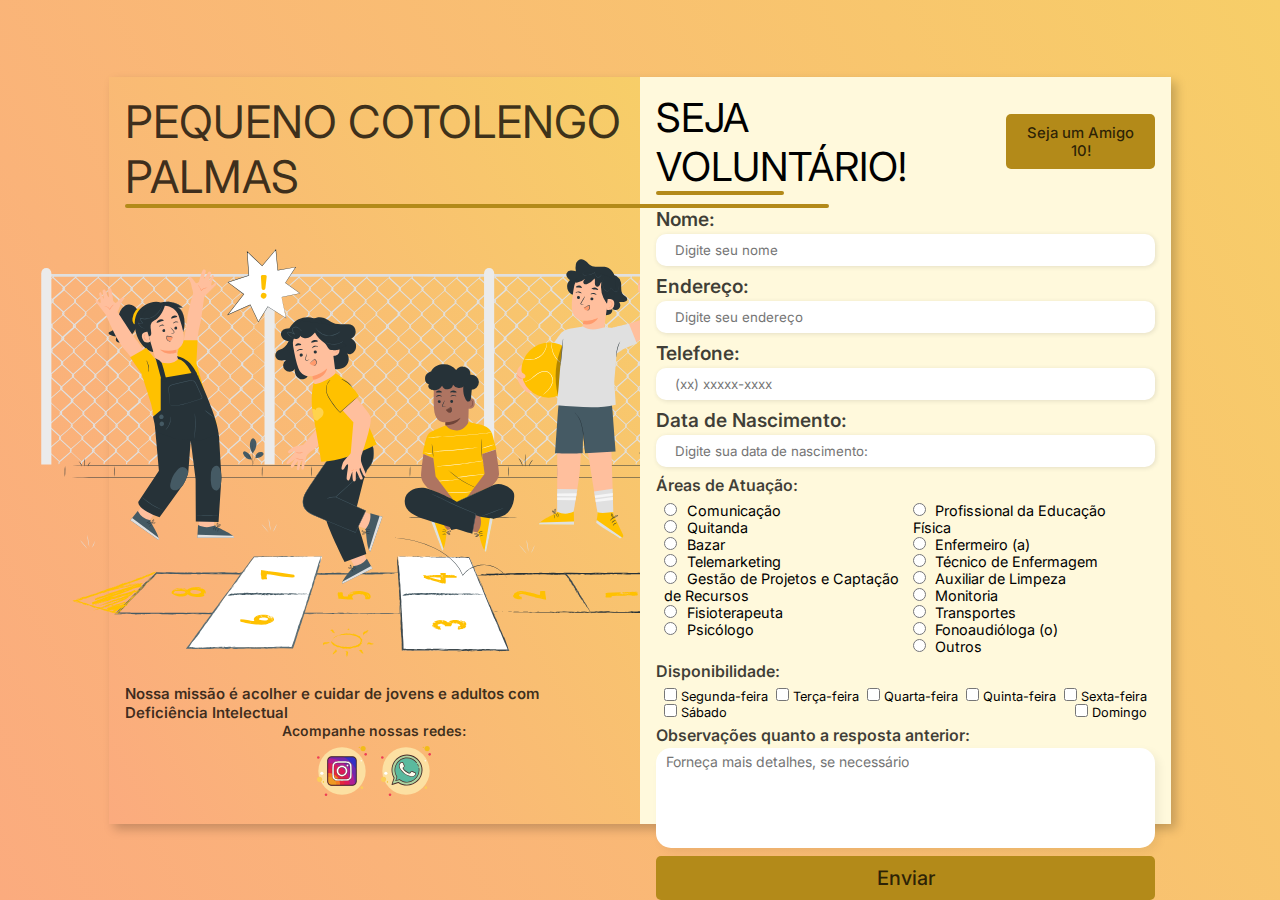
<file: index.html>
<!DOCTYPE html>
<html lang="pt-br">
<head>
    <meta charset="UTF-8">
    <meta http-equiv="X-UA-Compatible" content="IE=edge">
    <meta name="viewport" content="width=device-width, initial-scale=1.0">
    <link rel="stylesheet" href="style.css">
    <title>Ajude o Cotolengo!</title>
</head>

<body>
    <div class="container">
        <div class="form-image">
            <div class="header-title"><h1><a href="homepage.html">PEQUENO COTOLENGO PALMAS</a></h1></div>
            <img src="hopscotch-animate.svg" alt="Equipe">
            <div class="socialmedia-title"><h6>Nossa missão é acolher e cuidar de jovens e adultos com Deficiência Intelectual</h6></div>
            <div class="socialmedia-subtitle"><h6>Acompanhe nossas redes:</h6></div>
            <div class="socialmedia">
                <a href="https://www.instagram.com/pequenocotolengo_/"><img src="icons8-instagram.svg" alt=""></a>
                <a href="https://api.whatsapp.com/send/?phone=5563981485588&text&type=phone_number&app_absent=0"><img src="icons8-whatsapp.svg" alt=""></a>
            </div>
        </div>
        <div class="form">
            <form action="#">
                <div class="form-header">
                    <div class="title">
                        <h1>SEJA VOLUNTÁRIO!</h1>
                    </div>
                    <div class="donate-button">
                        <button><a href="amigo10.html">Seja um Amigo 10!</a></button>
                    </div>
                </div>

                <div class="input-group">
                    <div class="input-box">
                        <label for="name">Nome:</label>
                        <input id="name" type="text" name="name" placeholder="Digite seu nome">
                    </div>

                    <div class="input-box">
                        <label for="adress">Endereço:</label>
                        <input id="adress" type="text" name="adress" placeholder="Digite seu endereço">
                    </div>

                    <div class="input-box">
                        <label for="phone">Telefone:</label>
                        <input id="phone" type="tel" name="phone" placeholder="(xx) xxxxx-xxxx">
                    </div>

                    <div class="input-box">
                        <label for="birth">Data de Nascimento:</label>
                        <input id="birth" type="text" name="birth" placeholder="Digite sua data de nascimento:">
                    </div>
                
                </div>

                <div class="checkbox-inputs">
                    <div class="atuacao-title">
                        <h6>Áreas de Atuação:</h6>
                    </div>

                    <div class="atuacao-group">

                        <div class="atuacao-input">
                            <input type="radio" id="comunicacao" name="atuacao">
                            <label for="comunicacao">Comunicação</label>
                        </div>
                              
                        <div class="atuacao-input">
                            <input type="radio" id="quitanda" name="atuacao">
                            <label for="quitanda">Quitanda</label>
                        </div>
                                                
                        <div class="atuacao-input">
                            <input type="radio" id="bazar" name="atuacao">
                            <label for="bazar">Bazar</label>
                        </div>
                                                
                        <div class="atuacao-input">
                            <input type="radio" id="telemarketing" name="atuacao">
                            <label for="telemarketing">Telemarketing</label>
                        </div>
                                                
                        <div class="atuacao-input">
                            <input type="radio" id="gestao" name="atuacao">
                            <label for="gestao">Gestão de Projetos e Captação de Recursos</label>
                        </div>
                                                
                        <div class="atuacao-input">
                            <input type="radio" id="fisioterapeuta" name="atuacao">
                            <label for="fisioterapeuta">Fisioterapeuta</label>
                        </div>
                                                
                        <div class="atuacao-input">
                            <input type="radio" id="psicologo" name="atuacao">
                            <label for="psicologo">Psicólogo</label>
                        </div>
                                                
                        <div class="atuacao-input">
                            <input type="radio" id="edfisica" name="atuacao">
                            <label for="edfisica">Profissional da Educação Física</label>
                        </div>
                                                
                        <div class="atuacao-input">
                            <input type="radio" id="enfermeiro" name="atuacao">
                            <label for="enfermeiro">Enfermeiro (a)</label>
                        </div>
                                                
                        <div class="atuacao-input">
                            <input type="radio" id="tecnico" name="atuacao">
                            <label for="tecnico">Técnico de Enfermagem</label>
                        </div>
                                                
                        <div class="atuacao-input">
                            <input type="radio" id="auxiliar" name="atuacao">
                            <label for="auxiliar">Auxiliar de Limpeza</label>
                        </div>
                        
                        <div class="atuacao-input">
                            <input type="radio" id="monitoria" name="atuacao">
                            <label for="monitoria">Monitoria</label>
                        </div>
                            
                        <div class="atuacao-input">
                            <input type="radio" id="transportes" name="atuacao">
                            <label for="transportes">Transportes</label>
                        </div>
                            
                        <div class="atuacao-input">
                            <input type="radio" id="fono" name="atuacao">
                            <label for="fono">Fonoaudióloga (o)</label>
                        </div>
                            
                        <div class="atuacao-input">
                            <input type="radio" id="outros" name="atuacao">
                            <label for="outros">Outros</label>
                        </div>

                    </div>

                        <div class="disponibilidade-title">
                            <h6>Disponibilidade:</h6>
                        </div>    
                        
                        <div class="disponibilidade-group">
                                      
                        <div class="disponililidade-input">
                            <input type="checkbox" id="segunda" name="disponililidade">
                            <label for="segunda">Segunda-feira</label>
                        </div>
                                                
                        <div class="disponililidade-input">
                            <input type="checkbox" id="terca" name="disponililidade">
                            <label for="terca">Terça-feira</label>
                        </div>
                                                
                        <div class="disponililidade-input">
                            <input type="checkbox" id="quarta" name="disponililidade">
                            <label for="quarta">Quarta-feira</label>
                        </div>
                                                
                        <div class="disponililidade-input">
                            <input type="checkbox" id="quinta" name="disponililidade">
                            <label for="quinta">Quinta-feira</label>
                        </div>
                                                
                        <div class="disponililidade-input">
                            <input type="checkbox" id="sexta" name="disponililidade">
                            <label for="sexta">Sexta-feira</label>
                        </div>
                                                
                        <div class="disponililidade-input">
                            <input type="checkbox" id="sabado" name="disponililidade">
                            <label for="sabado">Sábado</label>
                        </div>
                                                
                        <div class="disponililidade-input">
                            <input type="checkbox" id="domingo" name="disponililidade">
                            <label for="domingo">Domingo</label>
                        </div>

                        </div>
           
                        <div class="input-group2">
                        <div class="input-box">
                            <label for="obs"><h6>Observações quanto a resposta anterior:</h6></label>
                            <input id="obs" type="text" name="obs" placeholder="Forneça mais detalhes, se necessário">
                        </div>
                        </div>
                </div>
                
                <div class="send-button">
                    <button><a href="#">Enviar</a></button>
                </div>
            </form>
        </div>
    </div>
</body>

</html>
</file>
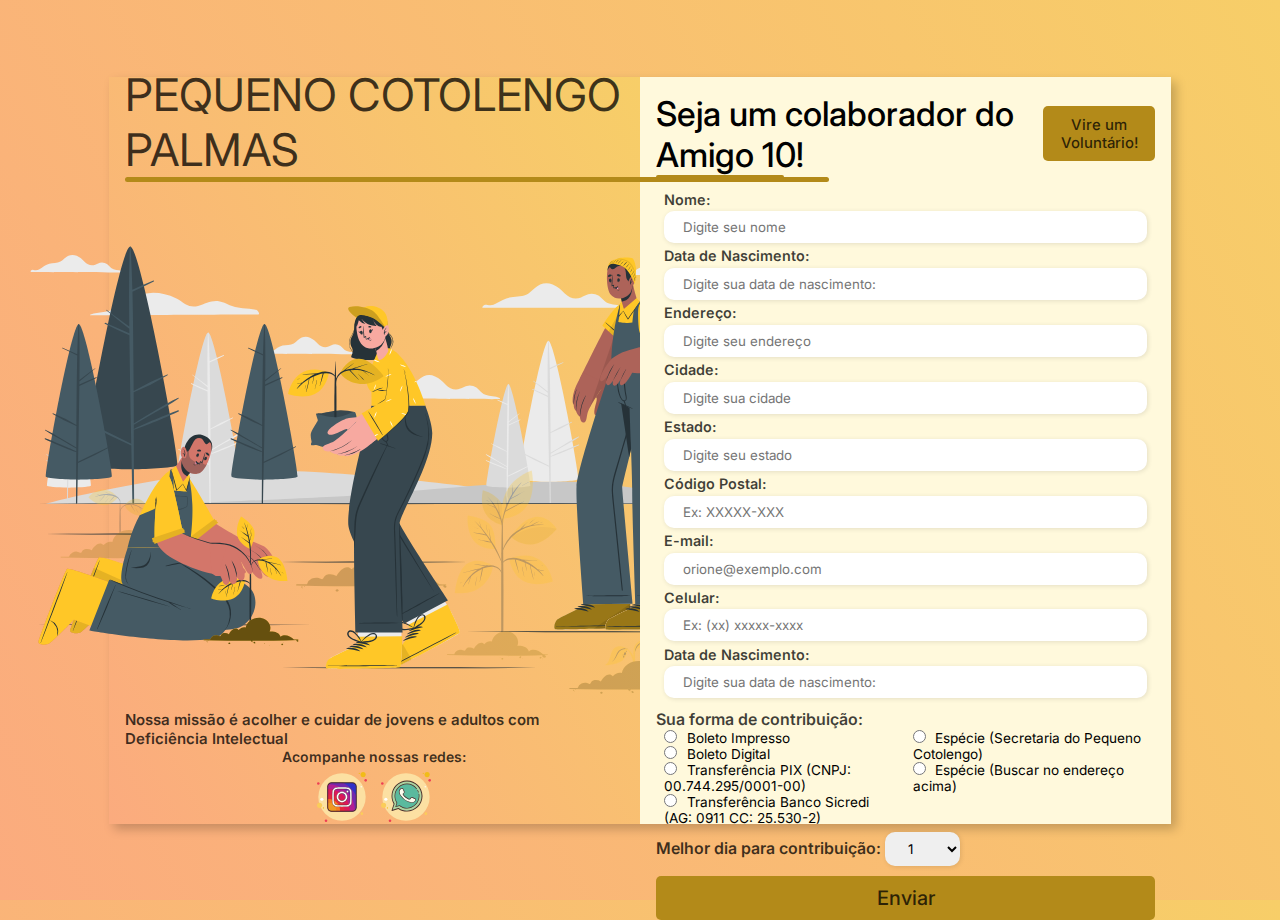
<file: amigo10.html>
<!DOCTYPE html>
<html lang="pt-br">
<head>
    <meta charset="UTF-8">
    <meta http-equiv="X-UA-Compatible" content="IE=edge">
    <meta name="viewport" content="width=device-width, initial-scale=1.0">
    <link rel="stylesheet" href="style3.css">
    <title>Amigo 10!</title>
</head>

<body>
    <div class="container">
        <div class="form-image">
            <div class="header-title"><h1><a href="homepage.html">PEQUENO COTOLENGO PALMAS</a></h1></div>
            <img src="reforestation-animate.svg" alt="Equipe">
            <div class="socialmedia-title"><h6>Nossa missão é acolher e cuidar de jovens e adultos com Deficiência Intelectual</h6></div>
            <div class="socialmedia-subtitle"><h6>Acompanhe nossas redes:</h6></div>
            <div class="socialmedia">
                <a href="https://www.instagram.com/pequenocotolengo_/"><img src="icons8-instagram.svg" alt=""></a>
                <a href="https://api.whatsapp.com/send/?phone=5563981485588&text&type=phone_number&app_absent=0"><img src="icons8-whatsapp.svg" alt=""></a>
            </div>
        </div>
        <div class="form">

            <form action="#">
                <div class="form-header">
                    <div class="title">
                        <h1>Seja um colaborador do Amigo 10!</h1>
                    </div>
                    <div class="donate-button">
                        <button><a href="index.html">Vire um Voluntário!</a></button>
                    </div>
                </div>

                <div class="input-group">
                    <div class="input-box">
                        <label for="name">Nome:</label>
                        <input id="name" type="text" name="name" placeholder="Digite seu nome">
                    </div>

                    <div class="input-box">
                        <label for="birth">Data de Nascimento:</label>
                        <input id="birth" type="text" name="birth" placeholder="Digite sua data de nascimento:">
                    </div>

                    <div class="input-box">
                        <label for="adress">Endereço:</label>
                        <input id="adress" type="text" name="adress" placeholder="Digite seu endereço">
                    </div>

                    <div class="input-box">
                        <label for="phone">Cidade:</label>
                        <input id="phone" type="text" name="city" placeholder="Digite sua cidade">
                    </div>
                    
                    <div class="input-box">
                        <label for="birth">Estado:</label>
                        <input id="birth" type="text" name="uf" placeholder="Digite seu estado">
                    </div>
                    
                    <div class="input-box">
                        <label for="birth">Código Postal:</label>
                        <input id="birth" type="text" name="zipcode" placeholder="Ex: XXXXX-XXX">
                    </div>
                    
                    <div class="input-box">
                        <label for="birth">E-mail:</label>
                        <input id="birth" type="email" name="mail" placeholder="orione@exemplo.com">
                    </div>
                                    
                    <div class="input-box">
                        <label for="birth">Celular:</label>
                        <input id="birth" type="tel" name="phone" placeholder="Ex: (xx) xxxxx-xxxx">
                    </div>
                                    
                    <div class="input-box">
                        <label for="birth">Data de Nascimento:</label>
                        <input id="birth" type="text" name="birth" placeholder="Digite sua data de nascimento:">
                    </div>
                
                </div>

                <div class="checkbox-inputs">
                    <div class="contribuicao-title">
                        <h6>Sua forma de contribuição:</h6>
                    </div>

                    <div class="contribuicao-group">
                        <div>

                            <div class="contribuicao-input">
                                <input type="radio" id="boleto-impresso" name="boleto-impresso">
                                <label for="boleto-impresso">Boleto Impresso</label>
                            </div>
                            
                            <div class="contribuicao-input">
                                <input type="radio" id="boleto-digital" name="boleto-digital">
                                <label for="boleto-digital">Boleto Digital</label>
                            </div>
                            
                            <div class="contribuicao-input">
                                <input type="radio" id="pix" name="pix">
                                <label for="pix">Transferência PIX (CNPJ: 00.744.295/0001-00)</label>
                            </div>
                            
                            <div class="contribuicao-input">
                                <input type="radio" id="transferencia" name="transferencia">
                                <label for="transferencia">Transferência Banco Sicredi (AG: 0911 CC: 25.530-2)</label>
                            </div>
                            
                            <div class="contribuicao-input">
                                <input type="radio" id="especie-cotolengo" name="especie-cotolengo">
                                <label for="especie-cotolengo">Espécie (Secretaria do Pequeno Cotolengo)</label>
                            </div>
                            
                            <div class="contribuicao-input">
                                <input type="radio" id="especie-buscar" name="especie-buscar">
                                <label for="especie-buscar">Espécie (Buscar no endereço acima)</label>
                            </div>
                            
                        </div>
                    
                    </div>

                    <div class="input-melhordia">
                        <div class="melhordia-title">
                            <h6>Melhor dia para contribuição:</h6> 
                                <span>
                                    <select name="day" id="melhordia">
                                        <option value="01">1</option>
                                        <option value="02">2</option>
                                        <option value="03">3</option>
                                        <option value="04">4</option>
                                        <option value="05">5</option>
                                        <option value="06">6</option>
                                        <option value="07">7</option>
                                        <option value="08">8</option>
                                        <option value="09">9</option>
                                        <option value="10">10</option>
                                        <option value="11">11</option>
                                        <option value="12">12</option>
                                        <option value="13">13</option>
                                        <option value="14">14</option>
                                        <option value="15">15</option>
                                        <option value="16">16</option>
                                        <option value="17">17</option>
                                        <option value="18">18</option>
                                        <option value="19">19</option>
                                        <option value="20">20</option>
                                        <option value="21">21</option>
                                        <option value="22">22</option>
                                        <option value="23">23</option>
                                        <option value="24">24</option>
                                        <option value="25">25</option>
                                        <option value="26">26</option>
                                        <option value="27">27</option>
                                        <option value="28">28</option>
                                        <option value="29">29</option>
                                        <option value="30">30</option>
                                        <option value="31">31</option>
                                    </select>
                                </span>
                            </div>
                    </div>
                </div>
            
                <div class="send-button">
                    <button><a href="#">Enviar</a></button>
                </div>
            </form>

        </div>
    </div>
</body>
</file>
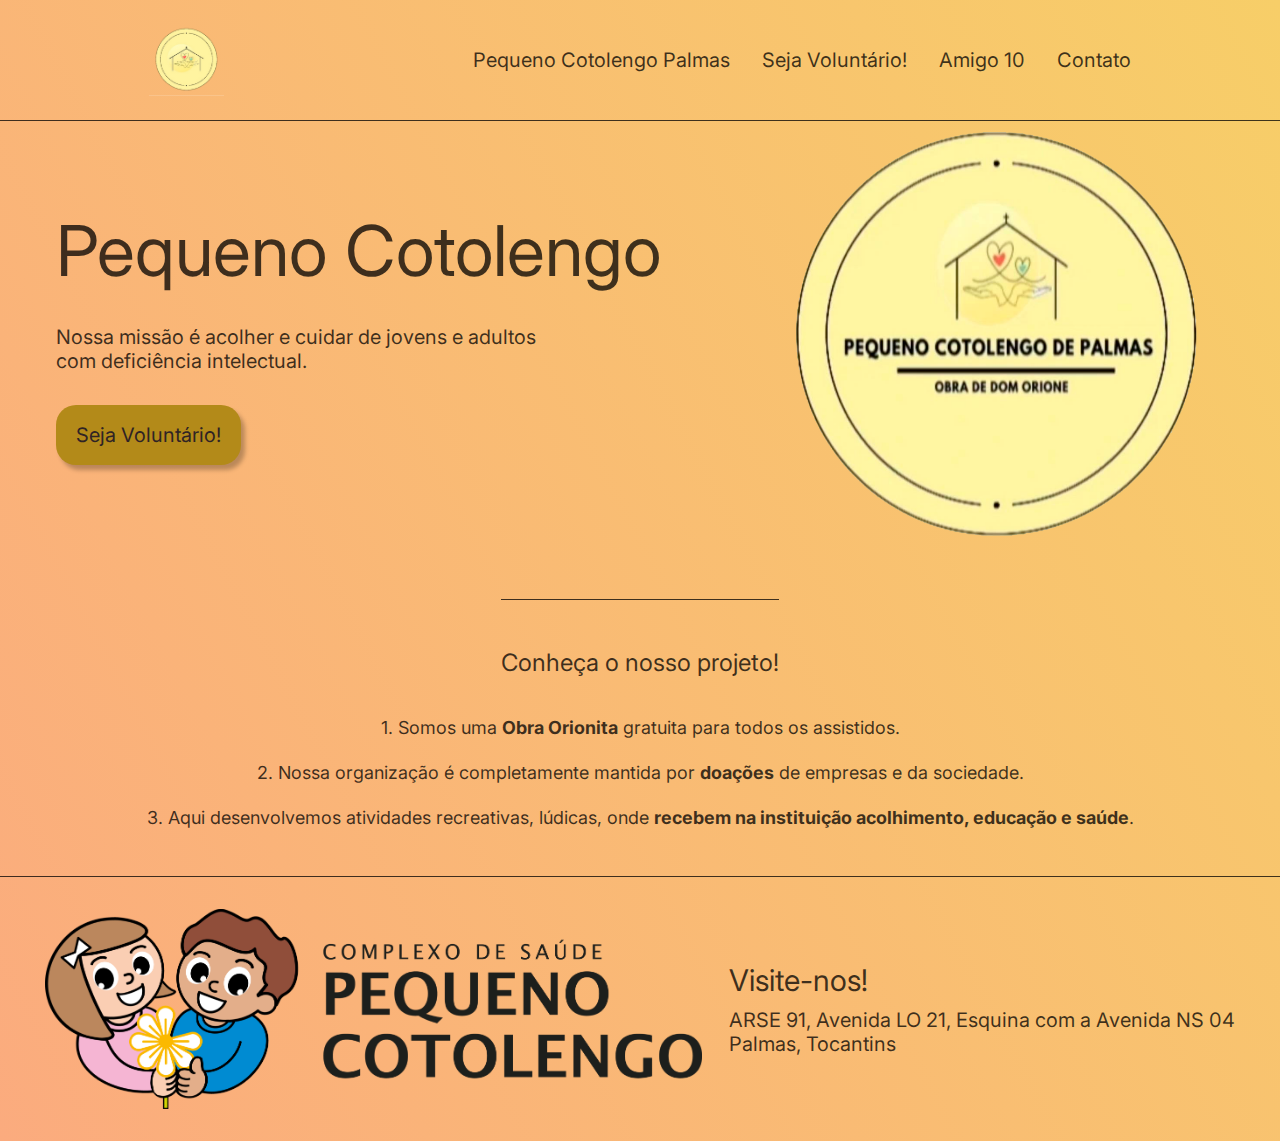
<file: homepage.html>
<!DOCTYPE html>
<html lang="pt-br">
<head>
    <meta charset="UTF-8">
    <meta http-equiv="X-UA-Compatible" content="IE=edge">
    <meta name="viewport" content="width=device-width, initial-scale=1.0">
    <title>Pequeno Cotolengo de Palmas</title>
    <link rel="stylesheet" href="style2.css">
</head>
<body>
    <header class="cabecalho">
        <img class="cabecalho-imagem" src="cotolengo1.png">
        <nav class="cabecalho-menu">
            <a class="cabecalho-menu-item" href="">Pequeno Cotolengo Palmas</a>
            <a class="cabecalho-menu-item" href="index.html">Seja Voluntário!</a>
            <a class="cabecalho-menu-item" href="amigo10.html">Amigo 10</a>
            <a class="cabecalho-menu-item" href="">Contato</a>
        </nav>
    </header>

    <main class="conteudo">
        <section class="conteudo-principal">
            <div class="conteudo-principal-escrito">
                <h1 class="conteudo-principal-escrito-titulo">Pequeno Cotolengo</h1>
                <h2 class="conteudo-principal-escrito-subtitulo">Nossa missão é acolher e cuidar de jovens e adultos <br> com deficiência intelectual.</h2>
                <button class="conteudo-principal-escrito-botao"><a href="index.html">Seja Voluntário!</a></button>

            </div>
            <img class="conteudo-principal-imagem" src="cot2.png" alt="Cotolengo">

        </section>

        <section class="conteudo-secundario">
            <h3 class="conteudo-secundario-titulo">Conheça o nosso projeto!</h3>
            <p class="conteudo-secundario-paragrafo">1. Somos uma <strong>Obra Orionita</strong> gratuita para todos os assistidos.</p>
            <p class="conteudo-secundario-paragrafo">2. Nossa organização é completamente mantida por <strong>doações</strong> de empresas e da sociedade.</p>
            <p class="conteudo-secundario-paragrafo">3. Aqui desenvolvemos atividades recreativas, lúdicas, onde <strong>recebem na instituição acolhimento, educação e saúde</strong>.</p>
        </section>
    </main>

    <footer class="rodape">
        <img class="rodape-imagem" src="cot3.png">
        
        <div class="rodape-texto">
            <h3 class="rodape-titulo">Visite-nos!</h3>
            <h4 class="rodape-subtitulo">ARSE 91, Avenida LO 21, Esquina com a Avenida NS 04 <br> Palmas, Tocantins</h4>
        </div>
    </footer>
</body>
</html>
</file>
<file: style.css>
@import url('https://fonts.googleapis.com/css2?family=Inter:wght@100;200;300;400;500;600;700;800;900&display=swap');
@import url('https://fonts.googleapis.com/css2?family=Oswald:wght@200;400&display=swap');

* {
    padding: 0;
    margin: 0;
    box-sizing: border-box;
    font-family: 'Inter', sans-serif;
    max-height: 100%;
}

body {
    width: 100%;
    height: 100vh;
    display: flex;
    justify-content: center;
    align-items: center;
    background-color: #FBAB7E;
    background-image: linear-gradient(62deg, #FBAB7E 0%, #F7CE68 100%);
    min-height: 100%;
    font-size: 100%;
}

a {
    color: #000000c0;
    text-decoration: none;
    font-family: 'Inter', sans-serif;
}

.container {
    width: 83%;
    height: 83vh;
    display: flex;
    box-shadow: 5px 5px 10px rgba(0, 0, 0, .212);
}

.form-image {
    width: 50%;
    display: flex;
    justify-content: center;
    align-items: center;
    flex-direction: column;
    background-color: #FBAB7E;
    background-image: linear-gradient(62deg, #FBAB7E 0%, #F7CE68 100%);
    padding: 1rem;
}

.form-image img {
    width: 45rem;
}

.header-title h1 {
    font-family: 'Inter', sans-serif;
    font-size: 45px;
    font-weight: 400;
    color: #000000c0;
}

.header-title h1::after {
    content: '';
    display: block;
    width: 44rem;
    height: 0.3rem;
    background-color: #b38a19;
    margin: 0 auto;
    position: absolute;
    border-radius: 10px;
}

.socialmedia {
    display: flex;
    justify-content: center;
    align-items: center;
    flex-direction: row;
}

.socialmedia img {
    width: 4rem;
}

.socialmedia-title h6 {
    font-size: 15px;
    font-weight: 600;
    color: #000000c0;
    font-family: 'Inter', sans-serif;
}

.socialmedia-subtitle h6 {
    font-size: 14px;
    font-weight: 600;
    color: #000000c0;
    font-family: 'Inter', sans-serif;
}

.form {
    width: 50%;
    height: 100%;
    display: flex;
    justify-content: center;
    flex-direction: column;
    background-color: rgba(255,249,220,1);
    padding: 1rem;
}

.form-header {
    margin-bottom: 1rem;
    display: flex;
    justify-content: space-between;
}

.form-header h1 {
    font-family: 'Inter', sans-serif;
    font-size: 40px;
    font-weight: 400;
}

.donate-button {
    display: flex;
    align-items: center;
    font-family: 'Inter', sans-serif;
}

.donate-button button {
    width: 100%;
    margin-top: 0rem;
    border: none;
    background-color: #b38a19;
    padding: 0.62rem;
    border-radius: 5px;
    cursor: pointer;
}

.donate-button button:hover {
    background-color: #0000001c;
}

.donate-button button a {
    text-decoration: none;
    font-weight: 500;
    font-size: 0.93rem;
    color: #000000c0;
}

.form-header h1::after {
    content: '';
    display: block;
    width: 8rem;
    height: 0.3rem;
    background-color: #b38a19;
    margin: 0 auto;
    position: absolute;
    border-radius: 10px;
}

.input-group .input-group2 {
    display: flex;
    flex-wrap: wrap;
    justify-content: space-between;
    padding: 1rem 0;
}

.input-box {
    display: flex;
    flex-direction: column;
    margin-bottom: 0.3rem;
}

.input-box input {
    margin: 0.2rem 0;
    padding: 0.5rem 1.2rem;
    border: none;
    border-radius: 10px;
    box-shadow: 1px 1px 5px #0000001c;
}

.input-box input:hover {
    background-color: #eeeeee75;
}

.input-box input:focus-visible {
    outline: 1px solid #b38a19;
}

.input-box label,
.disponibilidade-title h6 {
    font-size: 1.2rem;
    font-weight: 600;
    color: #000000c0;
}

.atuacao-title h6 {
    font-size: 1rem;
    font-weight: 600;
    color: #000000c0;
}

.input-box::placeholder {
    color: #000000be;
}

.atuacao-group {
    display: flex;
    flex-direction: column;
    flex-wrap: wrap;
    justify-content: space-around;
    margin-top: 0.4rem;
    padding: 0 0.5rem;
    font-size: 0.9rem;
    display: inline-block;
    column-count: 2;
}

.atuacao-group input {
    margin-right: 0.35rem;
}

.disponibilidade-title h6 {
    font-size: 1rem;
    font-weight: 600;
    color: #000000c0;
    margin-top: 0.35rem;
}

.disponibilidade-group {
    display: flex;
    flex-direction: row;
    flex-wrap: wrap;
    justify-content: space-between;
    margin-top: 0.4rem;
    padding: 0 0.5rem;
    font-size: 0.8rem;
}

.input-group2 h6 {
    font-size: 1rem;
    font-weight: 600;
    color: #000000c0;
    margin-top: 0.35rem;
}

.input-group2 input {
    width:100%;
    resize: vertical;
    padding:15px;
    border-radius:15px;
    border:0;
    box-shadow:4px 4px 10px rgba(0,0,0,0.06);
    height:100px;
}

.input-group2 input::placeholder{
    position: absolute;
    top: 5px;
    left: 10px;
    font-size: 14px;
}

.send-button button {
    width: 100%;
    margin-top: 0rem;
    border: none;
    background-color: #b38a19;
    padding: 0.62rem;
    border-radius: 5px;
    cursor: pointer;
}

.send-button button:hover {
    background-color: #0000001c;
}

.send-button button a {
    text-decoration: none;
    font-weight: 500;
    font-size: 20px;
    color: #000000c0;
}
</file>
<file: style3.css>
@import url('https://fonts.googleapis.com/css2?family=Inter:wght@100;200;300;400;500;600;700;800;900&display=swap');
@import url('https://fonts.googleapis.com/css2?family=Oswald:wght@200;400&display=swap');

* {
    padding: 0;
    margin: 0;
    box-sizing: border-box;
    font-family: 'Inter', sans-serif;
    max-height: 100%;
}

body {
    width: 100%;
    height: 100vh;
    display: flex;
    justify-content: center;
    align-items: center;
    background-color: #FBAB7E;
    background-image: linear-gradient(62deg, #FBAB7E 0%, #F7CE68 100%);
    min-height: 100%;
    font-size: 100%;
}

a {
    color: #000000c0;
    text-decoration: none;
    font-family: 'Inter', sans-serif;
}

.container {
    width: 83%;
    height: 83vh;
    display: flex;
    box-shadow: 5px 5px 10px rgba(0, 0, 0, .212);
}

.form-image {
    width: 50%;
    display: flex;
    justify-content: center;
    align-items: center;
    flex-direction: column;
    background-color: #FBAB7E;
    background-image: linear-gradient(62deg, #FBAB7E 0%, #F7CE68 100%);
    padding: 1rem;
}

.form-image img {
    width: 50rem;
}

.header-title h1 {
    font-family: 'Inter', sans-serif;
    font-size: 45px;
    font-weight: 400;
    color: #000000c0;
}

.header-title h1::after {
    content: '';
    display: block;
    width: 44rem;
    height: 0.3rem;
    background-color: #b38a19;
    margin: 0 auto;
    position: absolute;
    border-radius: 10px;
}

.socialmedia {
    display: flex;
    justify-content: center;
    align-items: center;
    flex-direction: row;
}

.socialmedia img {
    width: 4rem;
}

.socialmedia-title h6 {
    font-size: 15px;
    font-weight: 600;
    color: #000000c0;
    font-family: 'Inter', sans-serif;
}

.socialmedia-subtitle h6 {
    font-size: 14px;
    font-weight: 600;
    color: #000000c0;
    font-family: 'Inter', sans-serif;
}

.form {
    width: 50%;
    height: 100%;
    display: flex;
    justify-content: center;
    align-items: center;
    flex-direction: column;
    background-color: rgba(255,249,220,1);
    padding: 1rem;
}

.form-header {
    margin-bottom: 1rem;
    display: flex;
    justify-content: space-between;
}

.form-header h1 {
    font-family: 'Inter', sans-serif;
    font-size: 34px;
    font-weight: 500;
}

.donate-button {
    display: flex;
    align-items: center;
    font-family: 'Inter', sans-serif;
}

.donate-button button {
    width: 100%;
    margin-top: 0rem;
    margin-left: 10px;
    border: none;
    background-color: #b38a19;
    padding: 0.62rem;
    border-radius: 5px;
    cursor: pointer;
}

.donate-button button:hover {
    background-color: #0000001c;
}

.donate-button button a {
    text-decoration: none;
    font-weight: 500;
    font-size: 0.93rem;
    color: #000000c0;
}

.form-header h1::after {
    content: '';
    display: block;
    width: 8rem;
    height: 0.3rem;
    background-color: #b38a19;
    margin: 0 auto;
    position: absolute;
    border-radius: 10px;
}

.input-group {
    display: flex;
    flex-direction: column;
    flex-wrap: wrap;
    justify-content: space-between;
    margin-top: 0.4rem;
    padding: 0 0.5rem;
    font-size: 0.85rem;
}

.input-box {
    display: flex;
    flex-direction: column;
    margin-bottom: 0.1rem;
}

.input-box input {
    margin: 0.2rem 0;
    padding: 0.5rem 1.2rem;
    border: none;
    border-radius: 10px;
    box-shadow: 1px 1px 5px #0000001c;
}

.input-box input:hover {
    background-color: #eeeeee75;
}

.input-box input:focus-visible {
    outline: 1px solid #b38a19;
}

.input-box label,
.disponibilidade-title h6 {
    font-size: 0.9rem;
    font-weight: 600;
    color: #000000c0;
}

.contribuicao-title h6 {
    font-size: 0.8rem;
    font-weight: 600;
    color: #000000c0;
}

.input-box::placeholder {
    color: #000000be;
}

.contribuicao-group {
    display: flex;
    flex-direction: column;
    flex-wrap: wrap;
    justify-content: space-between;
    margin-top: 0.1rem;
    padding: 0 0.5rem;
    font-size: 0.85rem;
    display: inline-block;
    column-count: 2;
}

.contribuicao-group input {
    margin-right: 0.35rem;
}

.contribuicao-title h6 {
    font-size: 1rem;
    font-weight: 600;
    color: #000000c0;
    margin-top: 0.35rem;
}

.melhordia-title h6 {
    font-size: 1rem;
    font-weight: 600;
    color: #000000c0;
    display: inline-block;
}

.input-melhordia {
    display: inline-block;
}

.input-melhordia select {
    margin: 0.2rem 0;
    padding: 0.5rem 1.2rem;
    border: none;
    border-radius: 10px;
    box-shadow: 1px 1px 5px #0000001c;
    margin-bottom: 10px;
    margin-top: 5px;
}

.input-melhordia input:hover {
    background-color: #eeeeee75;
}

.input-melhordia input:focus-visible {
    outline: 1px solid #b38a19;
}

.send-button button {
    width: 100%;
    margin-top: 0rem;
    border: none;
    background-color: #b38a19;
    padding: 0.62rem;
    border-radius: 5px;
    cursor: pointer;
}

.send-button button:hover {
    background-color: #0000001c;
}

.send-button button a {
    text-decoration: none;
    font-weight: 500;
    font-size: 20px;
    color: #000000c0;
}
</file>
<file: style2.css>
@import url('https://fonts.googleapis.com/css2?family=Inter:wght@100;200;300;400;500;600;700;800;900&display=swap');
@import url('https://fonts.googleapis.com/css2?family=Oswald:wght@200;400&display=swap');

* {
    margin: 0;
    padding: 0;
    box-sizing: border-box;
    text-decoration: none;
    font-family: 'Inter', sans-serif;
}

body {
    font-size: 100%; 
    background-color: #FBAB7E;
    background-image: linear-gradient(62deg, #FBAB7E 0%, #F7CE68 100%);

}

.cabecalho {
    display: flex;
    flex-direction: row;
    align-items: center;
    justify-content: space-around;
    padding: 24px;
}

.cabecalho-imagem {
    height: 72px;
}

.cabecalho-menu {
    display: flex;
    gap: 32px;
}

.cabecalho-menu-item {
    font-family: 'Inter', sans-serif;
    color: #000000c0;
    font-weight: 400;
    font-size: 20px;
}

.conteudo {
    margin-bottom: 48px;
    border-top: 0.4px solid #000000c0;
}

.conteudo-principal {
    display: flex;
    flex-direction: row;
    align-items: center;
    justify-content: space-around;
}

.conteudo-principal-escrito {
    display: flex;
    flex-direction: column;
    gap: 32px;
}

.conteudo-principal-escrito-titulo {
    font-family: 'Inter', sans-serif;
    font-weight: 400;
    font-size: 70px;
    color: #000000c0;
}

.conteudo-principal-escrito-subtitulo {
    font-family: 'Inter', sans-serif;
    font-weight: 400;
    font-size: 20px;
    color: #000000c0;
}

.conteudo-principal-escrito-botao {
    background-color: #b38a19;
    width: 185px;
    height: 60px;
    border: none;
    box-shadow: 4px 5px 4px rgba(0,0,0,0.25);
    border-radius: 20px;
    font-family: 'Inter', sans-serif;
    font-weight: 400;
    font-size: 20px;
    color: #2f2325;
}

.conteudo-principal-escrito-botao a {
    color: #2f2325;
    text-decoration: none;
}

.conteudo-principal-escrito-botao:hover {
    background-color: #0000001c;
}

.conteudo-principal-imagem {
    height: 430px;
}

.conteudo-secundario {
    display: flex;
    flex-direction: column;
    align-items: center;
    gap: 24px;
    margin-top: 48px;   
}

.conteudo-secundario-titulo {
    border-top: 0.4px solid #000000c0;
    padding-top: 48px;
    font-family: 'Inter', sans-serif;
    font-weight: 400;
    font-size: 24px;
    color: #000000c0;
    margin-bottom: 16px;
}

.conteudo-secundario-paragrafo {
    font-family: 'Inter', sans-serif;
    font-weight: 400;
    font-size: 18px;
    color: #000000c0;
}

.rodape {
    display: flex;
    flex-direction: row;
    align-items: center;
    justify-content: space-around;
    padding: 32px;
    border-top: 0.4px solid #000000c0;
}

.rodape-texto h3{
    font-weight: 400;
    font-size: 30px;
    color: #000000c0;
    margin-bottom: 10px;
}

.rodape-texto h4 {
    font-weight: 400;
    font-size: 20px;
    color: #000000c0;
}

.rodape-imagem {
    height: 200px;
}
</file>
